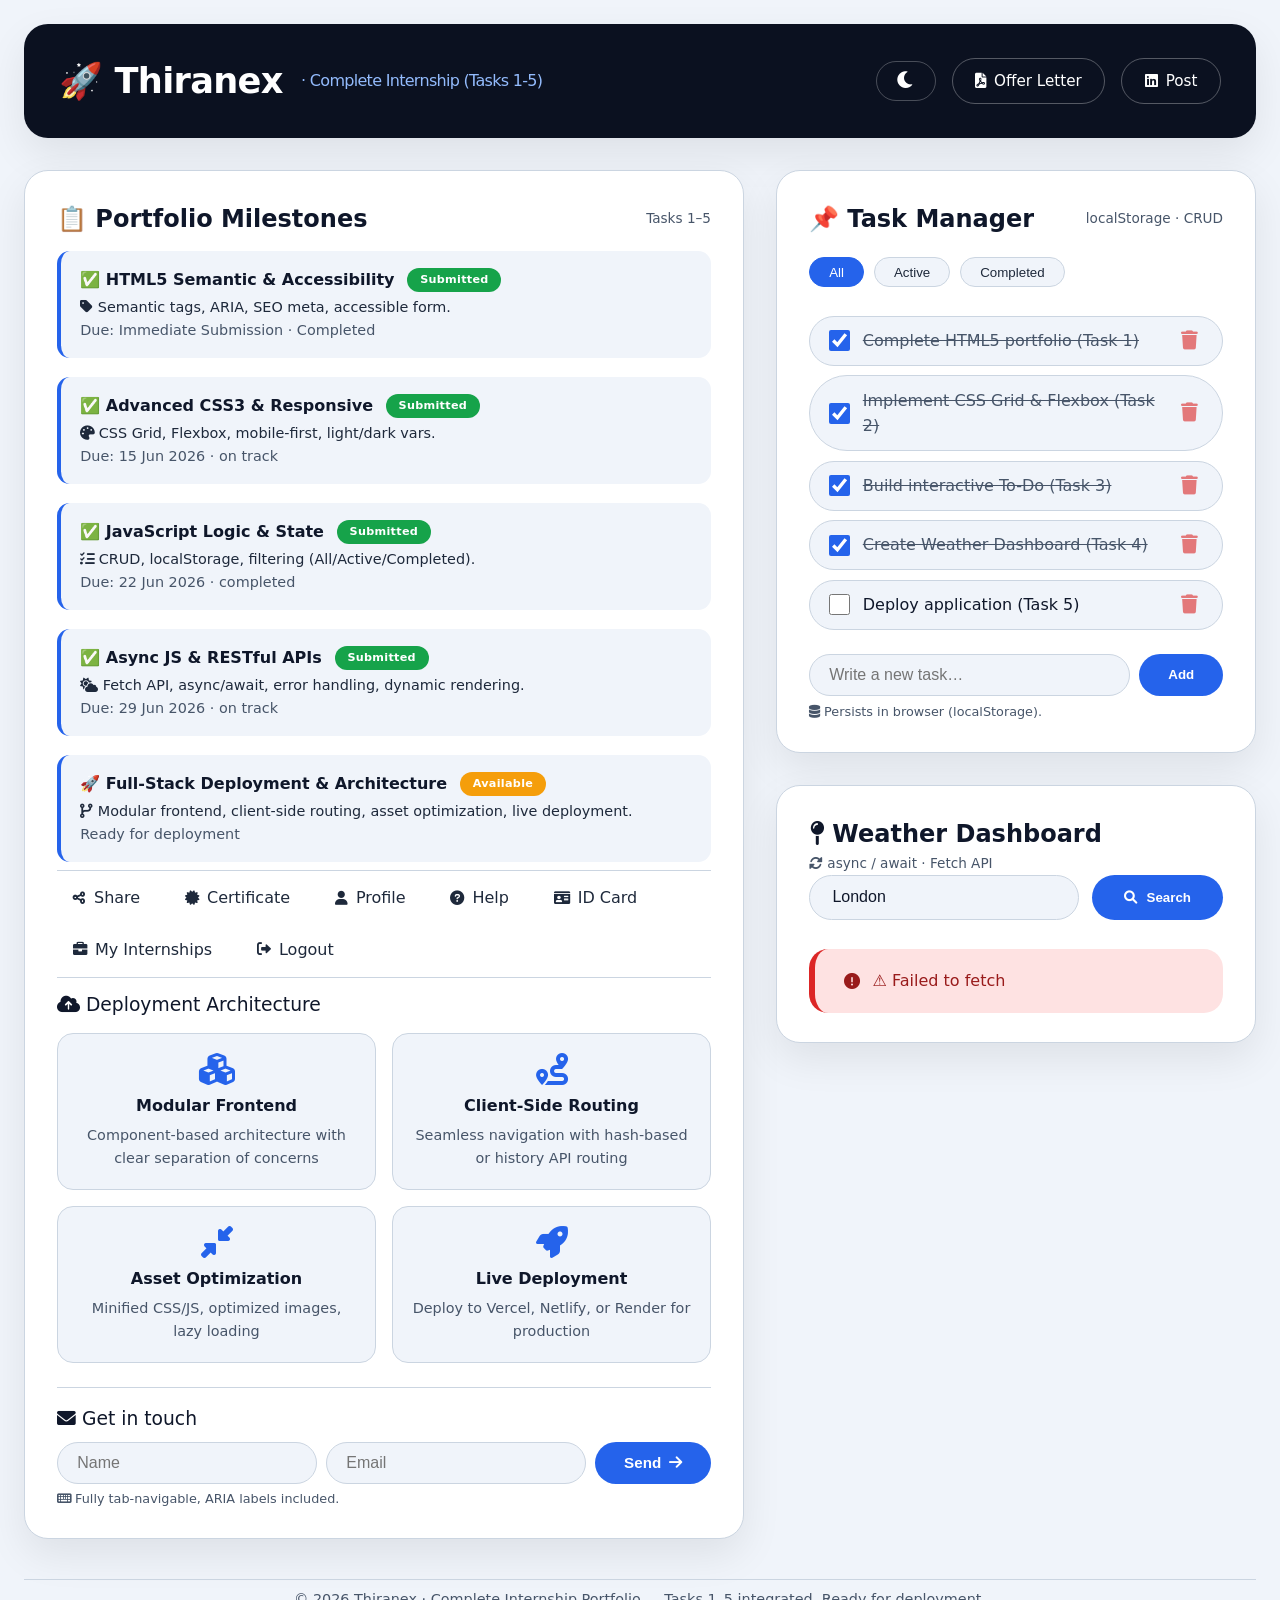
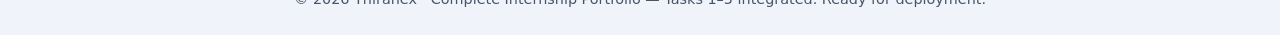
<file: index.html>
<!DOCTYPE html>
<html lang="en">
<head>
    <meta charset="UTF-8" />
    <meta name="viewport" content="width=device-width, initial-scale=1.0" />
    <title>Thiranex · Complete Internship Portfolio (Tasks 1-5)</title>

    <!-- SEO & Accessibility Meta -->
    <meta name="description" content="Complete Thiranex internship portfolio: HTML5 semantic structure, CSS3 responsive design, JavaScript task manager, Weather Dashboard with REST API, and Full-Stack Deployment ready." />
    <meta name="theme-color" content="#0b1120" />
    <link rel="icon" href="data:image/svg+xml,<svg xmlns='http://www.w3.org/2000/svg' viewBox='0 0 100 100'><text y='.9em' font-size='90'>🚀</text></svg>" />

    <!-- Font Awesome for icons -->
    <link rel="stylesheet" href="https://cdnjs.cloudflare.com/ajax/libs/font-awesome/6.0.0-beta3/css/all.min.css" />

    <style>
        /* ---------- CSS Variables (light/dark) ---------- */
        :root {
            --bg-page: #f0f4fa;
            --bg-card: #ffffff;
            --bg-header: #0b1120;
            --text-primary: #0f172a;
            --text-secondary: #1e293b;
            --text-muted: #475569;
            --accent: #2563eb;
            --accent-soft: #dbeafe;
            --border: #cbd5e1;
            --shadow: 0 16px 40px rgba(0, 0, 0, 0.08);
            --radius: 1.5rem;
            --transition: 0.25s ease;
            --font: 'Segoe UI', system-ui, -apple-system, sans-serif;
            --danger: #dc2626;
            --success: #16a34a;
            --warning: #f59e0b;
        }

        [data-theme="dark"] {
            --bg-page: #0b1120;
            --bg-card: #1e293b;
            --bg-header: #020617;
            --text-primary: #f1f5f9;
            --text-secondary: #cbd5e1;
            --text-muted: #94a3b8;
            --accent: #3b82f6;
            --accent-soft: #1e293b;
            --border: #334155;
            --shadow: 0 16px 40px rgba(0, 0, 0, 0.6);
        }

        /* ---------- Reset & Base ---------- */
        * {
            margin: 0;
            padding: 0;
            box-sizing: border-box;
        }

        body {
            font-family: var(--font);
            background: var(--bg-page);
            color: var(--text-primary);
            line-height: 1.6;
            padding: 1.5rem;
            transition: background var(--transition), color var(--transition);
            min-height: 100vh;
            display: flex;
            flex-direction: column;
            align-items: center;
        }

        /* ---------- Layout ---------- */
        .app-wrapper {
            max-width: 1300px;
            width: 100%;
            display: grid;
            grid-template-columns: 1fr;
            gap: 2rem;
            animation: fadeIn 0.5s ease;
        }

        @media (min-width: 900px) {
            .app-wrapper {
                grid-template-columns: 3fr 2fr;
            }
        }

        /* ---------- Header ---------- */
        .hero {
            grid-column: 1 / -1;
            background: var(--bg-header);
            color: white;
            border-radius: var(--radius);
            padding: 1.8rem 2.2rem;
            display: flex;
            flex-wrap: wrap;
            justify-content: space-between;
            align-items: center;
            border: none;
            box-shadow: var(--shadow);
        }

        .hero h1 {
            font-size: 2.2rem;
            font-weight: 600;
            letter-spacing: -0.02em;
            display: flex;
            align-items: center;
            gap: 0.75rem;
        }

        .hero h1 small {
            font-size: 1rem;
            font-weight: 400;
            color: #93bbfc;
            margin-left: 0.4rem;
        }

        .hero-actions {
            display: flex;
            gap: 1rem;
            align-items: center;
            flex-wrap: wrap;
        }

        .btn {
            background: var(--accent);
            border: none;
            color: white;
            padding: 0.6rem 1.4rem;
            border-radius: 3rem;
            font-weight: 500;
            cursor: pointer;
            transition: 0.2s;
            display: inline-flex;
            align-items: center;
            gap: 0.5rem;
            border: 1px solid transparent;
            font-size: 0.95rem;
            text-decoration: none;
        }

        .btn-outline {
            background: transparent;
            border-color: rgba(255, 255, 255, 0.3);
            color: white;
        }

        .btn-outline:hover {
            background: rgba(255, 255, 255, 0.08);
            border-color: white;
        }

        .btn-dark-toggle {
            background: transparent;
            border: 1px solid rgba(255, 255, 255, 0.25);
            color: white;
            border-radius: 3rem;
            padding: 0.5rem 1.2rem;
            font-size: 1.2rem;
            cursor: pointer;
            transition: 0.2s;
        }

        .btn-dark-toggle:hover {
            background: rgba(255, 255, 255, 0.08);
        }

        /* ---------- Cards ---------- */
        .card {
            background: var(--bg-card);
            border-radius: var(--radius);
            padding: 1.8rem 2rem;
            box-shadow: var(--shadow);
            border: 1px solid var(--border);
            transition: background var(--transition), border var(--transition), box-shadow var(--transition);
        }

        /* ---------- Internship Tasks (Completed) ---------- */
        .completion-grid {
            display: flex;
            flex-direction: column;
            gap: 1.2rem;
            margin-top: 0.8rem;
        }

        .completion-item {
            border-left: 4px solid var(--accent);
            padding-left: 1.2rem;
            background: var(--bg-page);
            border-radius: 0.8rem;
            padding: 1rem 1.2rem;
            transition: 0.15s;
        }

        .completion-item h4 {
            display: flex;
            gap: 0.8rem;
            align-items: center;
            flex-wrap: wrap;
            margin-bottom: 0.2rem;
        }

        .badge {
            background: var(--accent);
            color: white;
            font-size: 0.7rem;
            font-weight: 600;
            padding: 0.2rem 0.8rem;
            border-radius: 3rem;
            letter-spacing: 0.3px;
        }

        .badge-ok {
            background: var(--success);
        }

        .badge-overdue {
            background: var(--danger);
        }

        .badge-available {
            background: var(--warning);
        }

        /* ---------- Task Manager (Todo) ---------- */
        .task-filters {
            display: flex;
            gap: 0.6rem;
            flex-wrap: wrap;
            margin: 1.2rem 0 1.8rem 0;
        }

        .task-filters button {
            background: var(--bg-page);
            border: 1px solid var(--border);
            padding: 0.4rem 1.2rem;
            border-radius: 3rem;
            font-weight: 500;
            cursor: pointer;
            color: var(--text-secondary);
            transition: 0.15s;
        }

        .task-filters button.active {
            background: var(--accent);
            color: white;
            border-color: var(--accent);
        }

        .task-filters button:focus-visible {
            outline: 3px solid var(--accent);
            outline-offset: 2px;
        }

        .task-list {
            list-style: none;
            padding: 0;
            margin: 0 0 1.5rem 0;
            display: flex;
            flex-direction: column;
            gap: 0.6rem;
        }

        .task-item {
            display: flex;
            align-items: center;
            gap: 0.8rem;
            background: var(--bg-page);
            padding: 0.7rem 1.2rem;
            border-radius: 3rem;
            border: 1px solid var(--border);
            transition: 0.15s;
        }

        .task-item input[type="checkbox"] {
            width: 1.3rem;
            height: 1.3rem;
            accent-color: var(--accent);
            cursor: pointer;
        }

        .task-item .task-text {
            flex: 1;
            font-weight: 450;
            word-break: break-word;
        }

        .task-item .task-text.completed {
            text-decoration: line-through;
            color: var(--text-muted);
        }

        .task-item .delete-btn {
            background: transparent;
            border: none;
            color: var(--danger);
            font-size: 1.2rem;
            cursor: pointer;
            padding: 0 0.3rem;
            opacity: 0.6;
            transition: 0.15s;
        }

        .task-item .delete-btn:hover {
            opacity: 1;
            transform: scale(1.1);
        }

        .add-task-form {
            display: flex;
            gap: 0.6rem;
            flex-wrap: wrap;
            margin-top: 0.5rem;
        }

        .add-task-form input {
            flex: 1;
            min-width: 180px;
            padding: 0.7rem 1.2rem;
            border-radius: 3rem;
            border: 1px solid var(--border);
            background: var(--bg-page);
            color: var(--text-primary);
            font-size: 1rem;
        }

        .add-task-form input:focus {
            outline: 2px solid var(--accent);
            outline-offset: 2px;
        }

        .add-task-form button {
            background: var(--accent);
            border: none;
            color: white;
            padding: 0.7rem 1.8rem;
            border-radius: 3rem;
            font-weight: 600;
            cursor: pointer;
            transition: 0.15s;
        }

        /* ---------- Weather Dashboard ---------- */
        .search-section {
            display: flex;
            gap: 0.8rem;
            flex-wrap: wrap;
            margin-bottom: 1.8rem;
        }

        .search-section input {
            flex: 1;
            min-width: 220px;
            padding: 0.8rem 1.4rem;
            border-radius: 3rem;
            border: 1px solid var(--border);
            background: var(--bg-page);
            color: var(--text-primary);
            font-size: 1rem;
            transition: 0.15s;
        }

        .search-section input:focus {
            outline: 2px solid var(--accent);
            outline-offset: 2px;
        }

        .search-section button {
            background: var(--accent);
            border: none;
            color: white;
            padding: 0.8rem 2rem;
            border-radius: 3rem;
            font-weight: 600;
            cursor: pointer;
            transition: 0.15s;
            display: flex;
            align-items: center;
            gap: 0.6rem;
        }

        .search-section button:hover {
            filter: brightness(1.08);
            transform: scale(1.01);
        }

        .weather-grid {
            display: grid;
            grid-template-columns: 1fr 1fr 1fr;
            gap: 1.2rem;
            margin-top: 0.5rem;
        }

        @media (max-width: 700px) {
            .weather-grid {
                grid-template-columns: 1fr 1fr;
            }
        }

        @media (max-width: 450px) {
            .weather-grid {
                grid-template-columns: 1fr;
            }
        }

        .weather-stat {
            background: var(--bg-page);
            border-radius: 1.2rem;
            padding: 1.2rem 1rem;
            text-align: center;
            border: 1px solid var(--border);
            transition: 0.15s;
        }

        .weather-stat .icon {
            font-size: 2rem;
            color: var(--accent);
            margin-bottom: 0.2rem;
        }

        .weather-stat .label {
            font-size: 0.8rem;
            text-transform: uppercase;
            letter-spacing: 0.4px;
            color: var(--text-muted);
        }

        .weather-stat .value {
            font-size: 1.8rem;
            font-weight: 600;
            color: var(--text-primary);
        }

        .weather-stat .unit {
            font-size: 0.9rem;
            font-weight: 400;
            color: var(--text-muted);
            margin-left: 0.2rem;
        }

        .city-name {
            font-size: 2.2rem;
            font-weight: 600;
            margin-bottom: 0.2rem;
            display: flex;
            align-items: center;
            gap: 0.6rem;
            flex-wrap: wrap;
        }

        .city-name small {
            font-size: 1rem;
            font-weight: 400;
            color: var(--text-muted);
        }

        .weather-description {
            font-size: 1.1rem;
            color: var(--text-secondary);
            margin-bottom: 1rem;
        }

        /* ---------- Message Box ---------- */
        .message-box {
            padding: 1.2rem 1.8rem;
            border-radius: 1.2rem;
            background: var(--accent-soft);
            border-left: 6px solid var(--accent);
            color: var(--text-secondary);
            margin-top: 0.5rem;
            display: flex;
            align-items: center;
            gap: 0.8rem;
        }

        .message-box.error {
            border-left-color: var(--danger);
            background: #fee2e2;
            color: #991b1b;
        }

        .message-box.success {
            border-left-color: var(--success);
            background: #dcfce7;
            color: #166534;
        }

        /* ---------- Contact Form ---------- */
        .contact-form {
            display: flex;
            gap: 0.6rem;
            flex-wrap: wrap;
            margin-top: 0.2rem;
        }

        .contact-form input {
            flex: 1;
            min-width: 150px;
            padding: 0.7rem 1.2rem;
            border-radius: 3rem;
            border: 1px solid var(--border);
            background: var(--bg-page);
            color: var(--text-primary);
            font-size: 1rem;
        }

        .contact-form input:focus {
            outline: 2px solid var(--accent);
            outline-offset: 2px;
        }

        .contact-form button {
            background: var(--accent);
            border: none;
            color: white;
            padding: 0.7rem 1.8rem;
            border-radius: 3rem;
            font-weight: 600;
            cursor: pointer;
            transition: 0.15s;
        }

        /* ---------- Navigation Menu ---------- */
        .nav-menu {
            display: flex;
            flex-wrap: wrap;
            gap: 0.8rem;
            padding: 0.5rem 0;
            margin: 0.5rem 0 0.8rem 0;
            border-top: 1px solid var(--border);
            border-bottom: 1px solid var(--border);
        }

        .nav-menu a {
            color: var(--text-secondary);
            text-decoration: none;
            padding: 0.4rem 1rem;
            border-radius: 2rem;
            transition: 0.15s;
            font-weight: 500;
            display: inline-flex;
            align-items: center;
            gap: 0.5rem;
        }

        .nav-menu a:hover {
            background: var(--accent-soft);
            color: var(--accent);
        }

        .nav-menu a i {
            font-size: 0.9rem;
        }

        /* ---------- Deployment Section ---------- */
        .deployment-grid {
            display: grid;
            grid-template-columns: 1fr 1fr;
            gap: 1rem;
            margin-top: 0.8rem;
        }

        @media (max-width: 600px) {
            .deployment-grid {
                grid-template-columns: 1fr;
            }
        }

        .deployment-item {
            background: var(--bg-page);
            border-radius: 1rem;
            padding: 1.2rem;
            border: 1px solid var(--border);
            text-align: center;
        }

        .deployment-item i {
            font-size: 2rem;
            color: var(--accent);
            margin-bottom: 0.5rem;
        }

        .deployment-item h4 {
            margin-bottom: 0.3rem;
        }

        .deployment-item p {
            font-size: 0.9rem;
            color: var(--text-muted);
        }

        /* ---------- Footer ---------- */
        .footer-note {
            grid-column: 1 / -1;
            text-align: center;
            color: var(--text-muted);
            font-size: 0.9rem;
            padding-top: 0.5rem;
            border-top: 1px solid var(--border);
            margin-top: 0.5rem;
        }

        /* ---------- Utilities ---------- */
        .flex-between {
            display: flex;
            justify-content: space-between;
            align-items: center;
            flex-wrap: wrap;
        }

        .mt-1 {
            margin-top: 1rem;
        }

        .mb-1 {
            margin-bottom: 0.8rem;
        }

        .sr-only {
            position: absolute;
            width: 1px;
            height: 1px;
            padding: 0;
            margin: -1px;
            overflow: hidden;
            clip: rect(0, 0, 0, 0);
            border: 0;
        }

        hr {
            border: none;
            border-top: 1px solid var(--border);
            margin: 1.5rem 0 1rem 0;
        }

        @keyframes fadeIn {
            from {
                opacity: 0;
                transform: translateY(12px);
            }
            to {
                opacity: 1;
                transform: translateY(0);
            }
        }

        /* ---------- Responsive ---------- */
        @media (max-width: 600px) {
            .hero {
                flex-direction: column;
                align-items: start;
                gap: 1rem;
            }
            .hero h1 {
                font-size: 1.7rem;
            }
            .card {
                padding: 1.4rem;
            }
            .weather-grid {
                grid-template-columns: 1fr;
            }
        }
    </style>
</head>
<body>
    <div class="app-wrapper" role="main">

        <!-- ===== HEADER ===== -->
        <header class="hero" role="banner" aria-label="Main header">
            <h1>
                <span role="img" aria-hidden="true">🚀</span> Thiranex
                <small>· Complete Internship (Tasks 1-5)</small>
            </h1>
            <div class="hero-actions">
                <button class="btn-dark-toggle" id="themeToggle" aria-label="Toggle dark mode" title="Switch theme">
                    <i class="fas fa-moon" aria-hidden="true"></i>
                </button>
                <a href="#" class="btn btn-outline" aria-label="Download offer letter (simulated)">
                    <i class="fas fa-file-pdf" aria-hidden="true"></i> Offer Letter
                </a>
                <a href="#" class="btn btn-outline" aria-label="Share on LinkedIn (simulated)">
                    <i class="fab fa-linkedin" aria-hidden="true"></i> Post
                </a>
            </div>
        </header>

        <!-- ===== LEFT COLUMN: Portfolio & Deployment ===== -->
        <section class="card" aria-labelledby="portfolio-heading">
            <h2 id="portfolio-heading" class="flex-between">
                <span>📋 Portfolio Milestones</span>
                <span style="font-size:0.85rem; font-weight:400; color:var(--text-muted);">Tasks 1–5</span>
            </h2>

            <div class="completion-grid">
                <!-- Task 1 -->
                <article class="completion-item" aria-label="HTML5 Semantic Structure completed">
                    <h4>
                        <span>✅ HTML5 Semantic &amp; Accessibility</span>
                        <span class="badge badge-ok">Submitted</span>
                    </h4>
                    <p style="font-size:0.9rem; color:var(--text-secondary);">
                        <i class="fas fa-tag" aria-hidden="true"></i> Semantic tags, ARIA, SEO meta, accessible form.
                        <br><span style="color:var(--text-muted);">Due: Immediate Submission · Completed</span>
                    </p>
                </article>

                <!-- Task 2 -->
                <article class="completion-item" aria-label="Advanced CSS3 completed">
                    <h4>
                        <span>✅ Advanced CSS3 &amp; Responsive</span>
                        <span class="badge badge-ok">Submitted</span>
                    </h4>
                    <p style="font-size:0.9rem; color:var(--text-secondary);">
                        <i class="fas fa-palette" aria-hidden="true"></i> CSS Grid, Flexbox, mobile-first, light/dark vars.
                        <br><span style="color:var(--text-muted);">Due: 15 Jun 2026 · on track</span>
                    </p>
                </article>

                <!-- Task 3 -->
                <article class="completion-item" aria-label="JavaScript Task Manager">
                    <h4>
                        <span>✅ JavaScript Logic &amp; State</span>
                        <span class="badge badge-ok">Submitted</span>
                    </h4>
                    <p style="font-size:0.9rem; color:var(--text-secondary);">
                        <i class="fas fa-tasks" aria-hidden="true"></i> CRUD, localStorage, filtering (All/Active/Completed).
                        <br><span style="color:var(--text-muted);">Due: 22 Jun 2026 · completed</span>
                    </p>
                </article>

                <!-- Task 4 -->
                <article class="completion-item" aria-label="Weather Dashboard">
                    <h4>
                        <span>✅ Async JS &amp; RESTful APIs</span>
                        <span class="badge badge-ok">Submitted</span>
                    </h4>
                    <p style="font-size:0.9rem; color:var(--text-secondary);">
                        <i class="fas fa-cloud-sun" aria-hidden="true"></i> Fetch API, async/await, error handling, dynamic rendering.
                        <br><span style="color:var(--text-muted);">Due: 29 Jun 2026 · on track</span>
                    </p>
                </article>

                <!-- Task 5 -->
                <article class="completion-item" aria-label="Full-Stack Deployment">
                    <h4>
                        <span>🚀 Full-Stack Deployment &amp; Architecture</span>
                        <span class="badge badge-available">Available</span>
                    </h4>
                    <p style="font-size:0.9rem; color:var(--text-secondary);">
                        <i class="fas fa-code-branch" aria-hidden="true"></i> Modular frontend, client-side routing, asset optimization, live deployment.
                        <br><span style="color:var(--text-muted);">Ready for deployment</span>
                    </p>
                </article>
            </div>

            <!-- Navigation Menu (from Task 5) -->
            <div class="nav-menu" role="navigation" aria-label="Main navigation">
                <a href="#"><i class="fas fa-share-alt" aria-hidden="true"></i> Share</a>
                <a href="#"><i class="fas fa-certificate" aria-hidden="true"></i> Certificate</a>
                <a href="#"><i class="fas fa-user" aria-hidden="true"></i> Profile</a>
                <a href="#"><i class="fas fa-question-circle" aria-hidden="true"></i> Help</a>
                <a href="#"><i class="fas fa-id-card" aria-hidden="true"></i> ID Card</a>
                <a href="#"><i class="fas fa-briefcase" aria-hidden="true"></i> My Internships</a>
                <a href="#"><i class="fas fa-sign-out-alt" aria-hidden="true"></i> Logout</a>
            </div>

            <!-- Deployment Architecture -->
            <h3 style="font-weight:500; margin-top:0.5rem;">
                <i class="fas fa-cloud-upload-alt" aria-hidden="true"></i> Deployment Architecture
            </h3>
            <div class="deployment-grid">
                <div class="deployment-item">
                    <i class="fas fa-cubes" aria-hidden="true"></i>
                    <h4>Modular Frontend</h4>
                    <p>Component-based architecture with clear separation of concerns</p>
                </div>
                <div class="deployment-item">
                    <i class="fas fa-route" aria-hidden="true"></i>
                    <h4>Client-Side Routing</h4>
                    <p>Seamless navigation with hash-based or history API routing</p>
                </div>
                <div class="deployment-item">
                    <i class="fas fa-compress-alt" aria-hidden="true"></i>
                    <h4>Asset Optimization</h4>
                    <p>Minified CSS/JS, optimized images, lazy loading</p>
                </div>
                <div class="deployment-item">
                    <i class="fas fa-rocket" aria-hidden="true"></i>
                    <h4>Live Deployment</h4>
                    <p>Deploy to Vercel, Netlify, or Render for production</p>
                </div>
            </div>

            <!-- Accessible contact form (semantic) -->
            <hr>
            <h3 id="contact-heading" style="font-weight:500; margin-bottom:0.5rem;">
                <i class="fas fa-envelope" aria-hidden="true"></i> Get in touch
            </h3>
            <form class="contact-form" aria-labelledby="contact-heading" novalidate>
                <label for="contactName" class="sr-only">Your name</label>
                <input type="text" id="contactName" placeholder="Name" aria-required="true" required>
                <label for="contactEmail" class="sr-only">Email address</label>
                <input type="email" id="contactEmail" placeholder="Email" aria-required="true" required>
                <button type="submit" class="btn" aria-label="Send message">Send <i class="fas fa-arrow-right" aria-hidden="true"></i></button>
            </form>
            <p style="font-size:0.8rem; color:var(--text-muted); margin-top:0.3rem;">
                <i class="fas fa-keyboard" aria-hidden="true"></i> Fully tab-navigable, ARIA labels included.
            </p>
        </section>

        <!-- ===== RIGHT COLUMN: Task Manager + Weather ===== -->
        <div style="display:flex; flex-direction:column; gap:2rem;">

            <!-- Task Manager (Task 3) -->
            <section class="card" aria-labelledby="todo-heading">
                <h2 id="todo-heading" class="flex-between">
                    <span>📌 Task Manager</span>
                    <span style="font-size:0.85rem; font-weight:400; color:var(--text-muted);">localStorage · CRUD</span>
                </h2>

                <div class="task-filters" role="group" aria-label="Task filters">
                    <button class="active" data-filter="all" aria-pressed="true">All</button>
                    <button data-filter="active" aria-pressed="false">Active</button>
                    <button data-filter="completed" aria-pressed="false">Completed</button>
                </div>

                <ul class="task-list" id="taskList" role="list" aria-label="Task list">
                    <!-- JS will populate -->
                </ul>

                <form class="add-task-form" id="addTaskForm" aria-label="Add new task">
                    <label for="taskInput" class="sr-only">New task description</label>
                    <input type="text" id="taskInput" placeholder="Write a new task…" autocomplete="off" required>
                    <button type="submit" aria-label="Add task">Add</button>
                </form>
                <p style="font-size:0.8rem; color:var(--text-muted); margin-top:0.4rem;">
                    <i class="fas fa-database" aria-hidden="true"></i> Persists in browser (localStorage).
                </p>
            </section>

            <!-- Weather Dashboard (Task 4) -->
            <section class="card" aria-labelledby="weather-heading">
                <h2 id="weather-heading" class="flex-between">
                    <span><i class="fas fa-map-pin" aria-hidden="true"></i> Weather Dashboard</span>
                    <span style="font-size:0.85rem; font-weight:400; color:var(--text-muted);">
                        <i class="fas fa-sync-alt" aria-hidden="true"></i> async / await · Fetch API
                    </span>
                </h2>

                <div class="search-section" role="search">
                    <label for="cityInput" class="sr-only">Enter city name</label>
                    <input type="text" id="cityInput" placeholder="e.g. London, Paris, Tokyo" value="London" aria-label="City name">
                    <button id="searchBtn" aria-label="Get weather">
                        <i class="fas fa-search" aria-hidden="true"></i> Search
                    </button>
                </div>

                <div id="messageContainer" aria-live="polite"></div>

                <div id="weatherDisplay">
                    <!-- dynamically rendered -->
                </div>
            </section>
        </div>

        <!-- ===== FOOTER ===== -->
        <footer class="footer-note" role="contentinfo">
            <p>© 2026 Thiranex · Complete Internship Portfolio — Tasks 1–5 integrated. Ready for deployment.</p>
        </footer>
    </div>

    <script>
        (function() {
            "use strict";

            // ============================================================
            // 1. THEME TOGGLE
            // ============================================================
            const themeToggle = document.getElementById('themeToggle');
            const html = document.documentElement;
            const storedTheme = localStorage.getItem('thiranex-theme');
            if (storedTheme) {
                html.setAttribute('data-theme', storedTheme);
                updateThemeIcon(storedTheme);
            } else if (window.matchMedia && window.matchMedia('(prefers-color-scheme: dark)').matches) {
                html.setAttribute('data-theme', 'dark');
                localStorage.setItem('thiranex-theme', 'dark');
                updateThemeIcon('dark');
            } else {
                html.setAttribute('data-theme', 'light');
                localStorage.setItem('thiranex-theme', 'light');
                updateThemeIcon('light');
            }

            function updateThemeIcon(theme) {
                themeToggle.innerHTML = theme === 'dark' ? '<i class="fas fa-sun" aria-hidden="true"></i>' :
                    '<i class="fas fa-moon" aria-hidden="true"></i>';
            }

            themeToggle.addEventListener('click', function() {
                const current = html.getAttribute('data-theme');
                const next = current === 'dark' ? 'light' : 'dark';
                html.setAttribute('data-theme', next);
                localStorage.setItem('thiranex-theme', next);
                updateThemeIcon(next);
            });

            // ============================================================
            // 2. TASK MANAGER (CRUD + localStorage + filtering)
            // ============================================================
            const taskListEl = document.getElementById('taskList');
            const addForm = document.getElementById('addTaskForm');
            const taskInput = document.getElementById('taskInput');
            const filterButtons = document.querySelectorAll('.task-filters button');

            let tasks = [];
            let currentFilter = 'all';

            function loadTasks() {
                const stored = localStorage.getItem('thiranex-tasks');
                if (stored) {
                    try {
                        tasks = JSON.parse(stored);
                    } catch (e) { tasks = []; }
                } else {
                    tasks = [
                        { id: '1', text: 'Complete HTML5 portfolio (Task 1)', completed: true },
                        { id: '2', text: 'Implement CSS Grid & Flexbox (Task 2)', completed: true },
                        { id: '3', text: 'Build interactive To-Do (Task 3)', completed: true },
                        { id: '4', text: 'Create Weather Dashboard (Task 4)', completed: true },
                        { id: '5', text: 'Deploy application (Task 5)', completed: false },
                    ];
                }
                tasks = tasks.map(t => ({ ...t, id: t.id || String(Math.random() + Date.now()) }));
                saveTasks();
            }

            function saveTasks() {
                localStorage.setItem('thiranex-tasks', JSON.stringify(tasks));
                render();
            }

            function escapeHTML(str) {
                const div = document.createElement('div');
                div.textContent = str;
                return div.innerHTML;
            }

            function render() {
                const filtered = tasks.filter(task => {
                    if (currentFilter === 'all') return true;
                    if (currentFilter === 'active') return !task.completed;
                    if (currentFilter === 'completed') return task.completed;
                    return true;
                });

                if (filtered.length === 0) {
                    taskListEl.innerHTML =
                        `<li class="task-item" style="justify-content:center; color:var(--text-muted); opacity:0.7; border-style:dashed;">
                            <span>✨ No tasks here</span>
                        </li>`;
                    return;
                }

                taskListEl.innerHTML = filtered.map(task => `
                        <li class="task-item" role="listitem" data-id="${task.id}">
                            <input type="checkbox" ${task.completed ? 'checked' : ''} aria-label="Toggle task completion">
                            <span class="task-text ${task.completed ? 'completed' : ''}">${escapeHTML(task.text)}</span>
                            <button class="delete-btn" aria-label="Delete task" title="Delete task">
                                <i class="fas fa-trash" aria-hidden="true"></i>
                            </button>
                        </li>
                    `).join('');
            }

            // Event delegation
            taskListEl.addEventListener('change', function(e) {
                const checkbox = e.target.closest('input[type="checkbox"]');
                if (!checkbox) return;
                const li = checkbox.closest('.task-item');
                if (!li) return;
                const id = li.dataset.id;
                const task = tasks.find(t => t.id === id);
                if (task) {
                    task.completed = checkbox.checked;
                    saveTasks();
                }
            });

            taskListEl.addEventListener('click', function(e) {
                const deleteBtn = e.target.closest('.delete-btn');
                if (!deleteBtn) return;
                const li = deleteBtn.closest('.task-item');
                if (!li) return;
                const id = li.dataset.id;
                tasks = tasks.filter(t => t.id !== id);
                saveTasks();
            });

            addForm.addEventListener('submit', function(e) {
                e.preventDefault();
                const text = taskInput.value.trim();
                if (!text) return;
                const newTask = {
                    id: String(Date.now() + Math.random()),
                    text: text,
                    completed: false
                };
                tasks.push(newTask);
                saveTasks();
                taskInput.value = '';
                taskInput.focus();
                if (currentFilter === 'completed') {
                    setFilter('all');
                } else {
                    render();
                }
            });

            function setFilter(filter) {
                currentFilter = filter;
                filterButtons.forEach(btn => {
                    const f = btn.dataset.filter;
                    const isActive = f === filter;
                    btn.classList.toggle('active', isActive);
                    btn.setAttribute('aria-pressed', isActive ? 'true' : 'false');
                });
                render();
            }

            filterButtons.forEach(btn => {
                btn.addEventListener('click', function() {
                    setFilter(this.dataset.filter);
                });
            });

            loadTasks();
            setFilter('all');

            window.addEventListener('storage', function(e) {
                if (e.key === 'thiranex-tasks') {
                    loadTasks();
                    setFilter(currentFilter);
                }
            });

            // ============================================================
            // 3. WEATHER DASHBOARD (Async/Await + Fetch API)
            // ============================================================
            const cityInput = document.getElementById('cityInput');
            const searchBtn = document.getElementById('searchBtn');
            const weatherDisplay = document.getElementById('weatherDisplay');
            const messageContainer = document.getElementById('messageContainer');

            const API_KEY = 'bd5e378503939ddaee76f12ad7a97608'; // demo key
            const BASE_URL = 'https://api.openweathermap.org/data/2.5/weather';

            function showMessage(text, type = 'info') {
                const wrapper = document.createElement('div');
                wrapper.className = `message-box ${type}`;
                wrapper.setAttribute('role', 'alert');
                const icon = type === 'error' ? 'fa-exclamation-circle' : type === 'success' ? 'fa-check-circle' :
                    'fa-info-circle';
                wrapper.innerHTML = `<i class="fas ${icon}" aria-hidden="true"></i> ${text}`;
                messageContainer.innerHTML = '';
                messageContainer.appendChild(wrapper);
                if (type !== 'error') {
                    setTimeout(() => {
                        if (messageContainer.contains(wrapper)) {
                            wrapper.style.transition = 'opacity 0.4s';
                            wrapper.style.opacity = '0';
                            setTimeout(() => { if (messageContainer.contains(wrapper)) wrapper.remove(); }, 400);
                        }
                    }, 5000);
                }
            }

            function clearMessages() {
                messageContainer.innerHTML = '';
            }

            function renderWeather(data) {
                const name = data.name || 'Unknown';
                const country = data.sys?.country || '';
                const temp = data.main?.temp ? (data.main.temp - 273.15).toFixed(1) : '--';
                const feelsLike = data.main?.feels_like ? (data.main.feels_like - 273.15).toFixed(1) : '--';
                const humidity = data.main?.humidity ?? '--';
                const windSpeed = data.wind?.speed ? (data.wind.speed * 3.6).toFixed(1) : '--';
                const description = data.weather?.[0]?.description || '—';
                const iconCode = data.weather?.[0]?.icon || '01d';
                const iconUrl = `https://openweathermap.org/img/wn/${iconCode}@2x.png`;

                weatherDisplay.innerHTML = `
                        <div class="city-name">
                            ${name}${country ? `, ${country}` : ''}
                            <small><i class="fas fa-map-marker-alt" aria-hidden="true"></i> ${new Date().toLocaleTimeString()}</small>
                        </div>
                        <div class="weather-description">
                            <img src="${iconUrl}" alt="${description}" style="width:48px;height:48px;vertical-align:middle;margin-right:8px;" />
                            ${description.charAt(0).toUpperCase() + description.slice(1)}
                        </div>
                        <div class="weather-grid">
                            <div class="weather-stat">
                                <div class="icon"><i class="fas fa-thermometer-half"></i></div>
                                <div class="label">Temperature</div>
                                <div class="value">${temp}<span class="unit">°C</span></div>
                                <div style="font-size:0.8rem;color:var(--text-muted);">feels ${feelsLike}°C</div>
                            </div>
                            <div class="weather-stat">
                                <div class="icon"><i class="fas fa-tint"></i></div>
                                <div class="label">Humidity</div>
                                <div class="value">${humidity}<span class="unit">%</span></div>
                            </div>
                            <div class="weather-stat">
                                <div class="icon"><i class="fas fa-wind"></i></div>
                                <div class="label">Wind Speed</div>
                                <div class="value">${windSpeed}<span class="unit">km/h</span></div>
                            </div>
                        </div>
                    `;
            }

            async function fetchWeather(city) {
                if (!city || city.trim() === '') {
                    showMessage('Please enter a city name.', 'error');
                    return;
                }
                const trimmed = city.trim();
                clearMessages();
                weatherDisplay.innerHTML = `
                        <div style="text-align:center;padding:2rem 0;color:var(--text-muted);">
                            <i class="fas fa-spinner fa-pulse fa-2x" aria-hidden="true"></i>
                            <p style="margin-top:0.5rem;">Fetching weather for <strong>${trimmed}</strong>…</p>
                        </div>
                    `;

                try {
                    const url = `${BASE_URL}?q=${encodeURIComponent(trimmed)}&appid=${API_KEY}`;
                    const response = await fetch(url);

                    if (!response.ok) {
                        let errMsg = `Server responded with status ${response.status}`;
                        if (response.status === 404) {
                            errMsg = `City "${trimmed}" not found. Please check the name and try again.`;
                        } else if (response.status === 401) {
                            errMsg = 'API key invalid or missing. Please check your OpenWeatherMap key.';
                        } else if (response.status === 429) {
                            errMsg = 'Too many requests. Please wait a moment and try again.';
                        }
                        throw new Error(errMsg);
                    }

                    const data = await response.json();
                    if (!data.name || !data.main || !data.weather) {
                        throw new Error('Unexpected data structure from API.');
                    }

                    renderWeather(data);
                    showMessage(`Weather updated for ${data.name}${data.sys?.country ? ', ' + data.sys.country : ''}`,
                        'success');

                } catch (error) {
                    console.error('Fetch error:', error);
                    weatherDisplay.innerHTML = '';
                    showMessage(`⚠️ ${error.message || 'Failed to fetch weather data. Please try again.'}`, 'error');
                }
            }

            function handleSearch() {
                const city = cityInput.value.trim();
                if (city) {
                    fetchWeather(city);
                } else {
                    showMessage('Please enter a city name.', 'error');
                }
            }

            searchBtn.addEventListener('click', handleSearch);
            cityInput.addEventListener('keydown', function(e) {
                if (e.key === 'Enter') {
                    e.preventDefault();
                    handleSearch();
                }
            });

            // Initial weather load
            window.addEventListener('DOMContentLoaded', function() {
                const defaultCity = cityInput.value.trim() || 'London';
                fetchWeather(defaultCity);
            });

            // ============================================================
            // 4. CONTACT FORM (Accessible demo)
            // ============================================================
            const contactForm = document.querySelector('.contact-form');
            if (contactForm) {
                contactForm.addEventListener('submit', function(e) {
                    e.preventDefault();
                    const name = document.getElementById('contactName').value.trim();
                    const email = document.getElementById('contactEmail').value.trim();
                    if (!name || !email) {
                        alert('Please fill in both name and email.');
                        return;
                    }
                    alert(`Thank you, ${name}! (demo submission)`);
                    this.reset();
                });
            }

            // ============================================================
            // 5. TASK 5: Deployment Ready - Navigation & Architecture Display
            // ============================================================
            // The navigation menu and deployment grid are already in the HTML.
            // This JavaScript section ensures the page is ready for deployment.
            console.log('🚀 Thiranex Complete Portfolio - Ready for Deployment!');
            console.log('📦 Tasks 1-5 integrated successfully.');
            console.log('🌐 Deploy to Vercel, Netlify, or Render for production.');

        })();
    </script>
</body>
</html>
</file>
